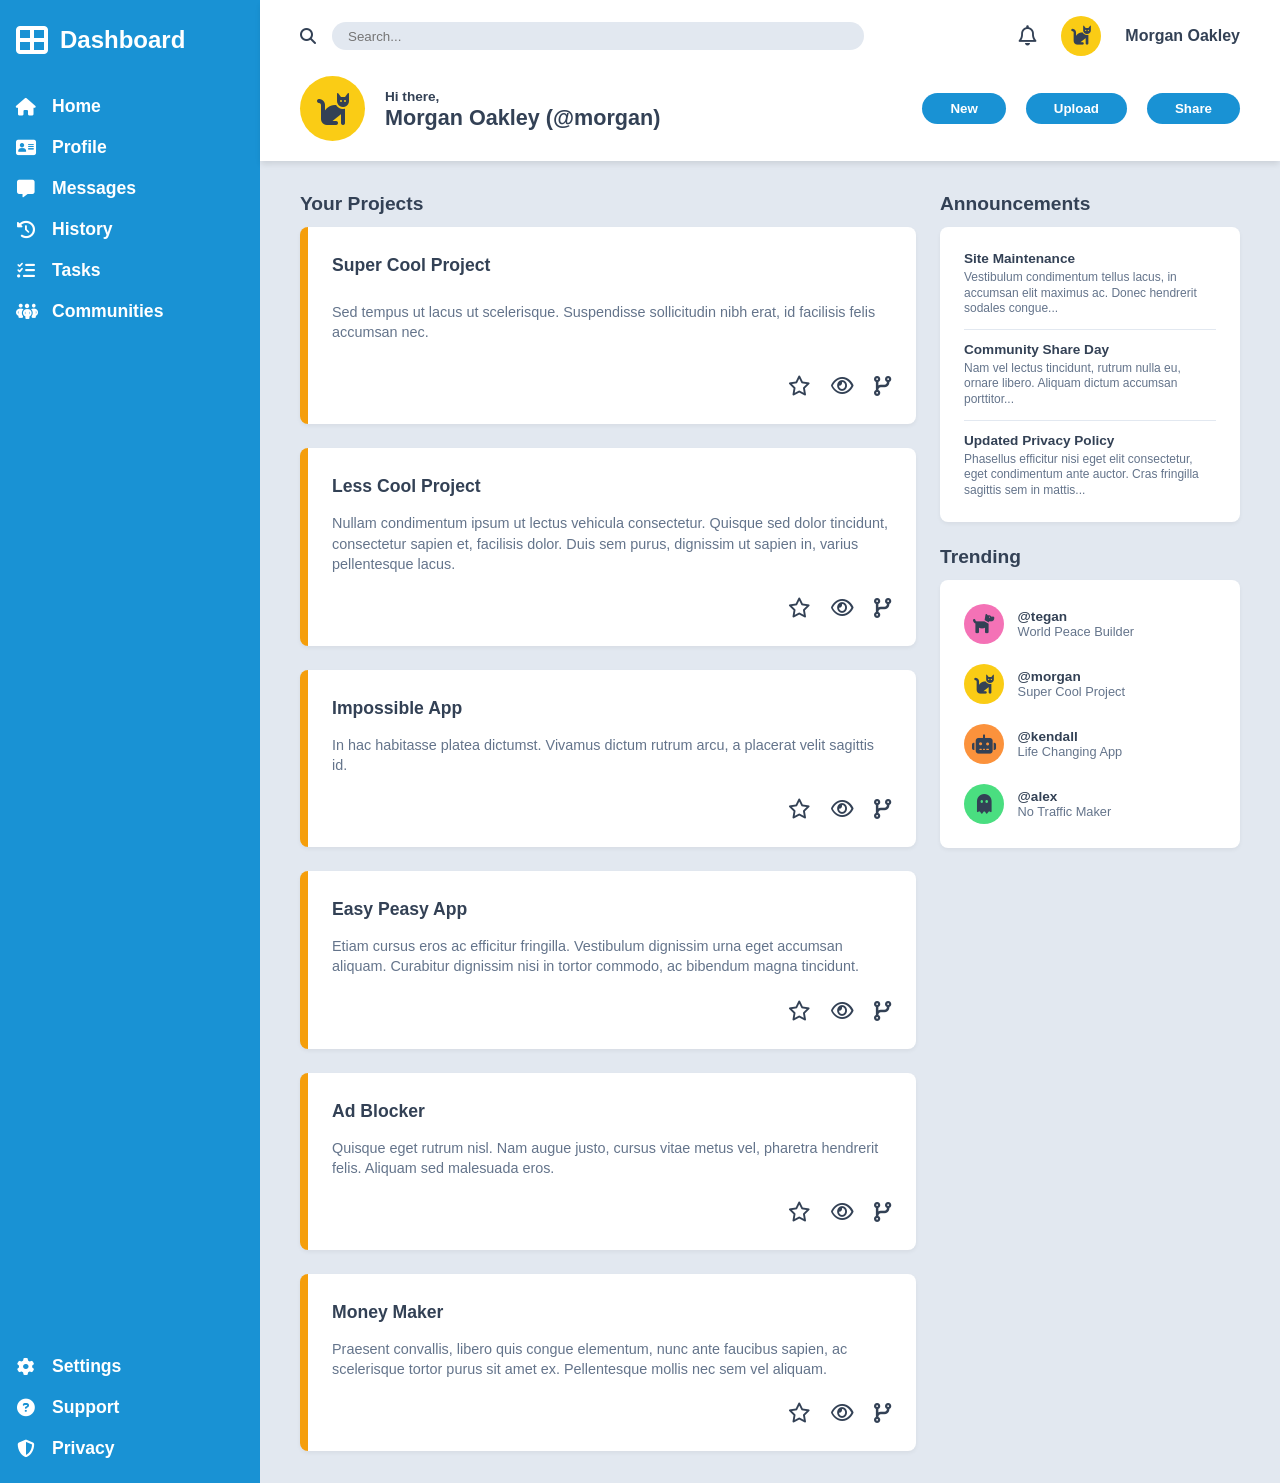
<file: AdavancedHTml&css/dashbord/index.html>
<!DOCTYPE html>
<html lang="en">
<head>
  <meta charset="UTF-8">
  <meta name="viewport" content="width=device-width, initial-scale=1.0">
  <title>Dashboard</title>
  <link rel="stylesheet" href="dashbord.css">
  <link rel="stylesheet" href="https://cdnjs.cloudflare.com/ajax/libs/font-awesome/6.4.0/css/all.min.css">
</head>
<body>
  <div class="container">
    <!-- Sidebar -->
    <aside class="sidebar">
      <div class="logo">
        <i class="fa-solid fa-table-cells-large"></i>
        <span>Dashboard</span>
      </div>
      <nav class="nav-links">
        <ul>
          <li><a href="#"><i class="fa-solid fa-house"></i> Home</a></li>
          <li><a href="#"><i class="fa-solid fa-address-card"></i> Profile</a></li>
          <li><a href="#"><i class="fa-solid fa-message"></i> Messages</a></li>
          <li><a href="#"><i class="fa-solid fa-clock-rotate-left"></i> History</a></li>
          <li><a href="#"><i class="fa-solid fa-list-check"></i> Tasks</a></li>
          <li><a href="#"><i class="fa-solid fa-people-group"></i> Communities</a></li>
        </ul>
        <ul class="nav-bottom">
          <li><a href="#"><i class="fa-solid fa-gear"></i> Settings</a></li>
          <li><a href="#"><i class="fa-solid fa-circle-question"></i> Support</a></li>
          <li><a href="#"><i class="fa-solid fa-shield-halved"></i> Privacy</a></li>
        </ul>
      </nav>
    </aside>

    <!-- Main Content -->
    <main class="main-content">
      <!-- Header -->
      <header class="header">
        <div class="header-top">
          <div class="search-bar">
            <i class="fa-solid fa-magnifying-glass"></i>
            <input type="text" placeholder="Search...">
          </div>
          <div class="user-profile">
            <i class="fa-regular fa-bell notification-icon"></i>
            <div class="avatar sm"><i class="fa-solid fa-cat"></i></div>
            <span class="user-name">Morgan Oakley</span>
          </div>
        </div>
        <div class="header-bottom">
          <div class="greeting">
            <div class="avatar lg"><i class="fa-solid fa-cat"></i></div>
            <div class="greeting-text">
              <span class="small-text">Hi there,</span>
              <h2>Morgan Oakley (@morgan)</h2>
            </div>
          </div>
          <div class="action-buttons">
            <button class="btn">New</button>
            <button class="btn">Upload</button>
            <button class="btn">Share</button>
          </div>
        </div>
      </header>

      <!-- Dashboard Content Grid -->
      <div class="dashboard-grid">
        <!-- Projects Section -->
        <section class="projects-section">
          <h3>Your Projects</h3>
          <div class="cards-grid">
            <div class="card">
              <h4>Super Cool Project</h4>
              <p>Sed tempus ut lacus ut scelerisque. Suspendisse sollicitudin nibh erat, id facilisis felis accumsan nec.</p>
              <div class="card-icons">
                <i class="fa-regular fa-star"></i>
                <i class="fa-regular fa-eye"></i>
                <i class="fa-solid fa-code-branch"></i>
              </div>
            </div>
            <div class="card">
              <h4>Less Cool Project</h4>
              <p>Nullam condimentum ipsum ut lectus vehicula consectetur. Quisque sed dolor tincidunt, consectetur sapien et, facilisis dolor. Duis sem purus, dignissim ut sapien in, varius pellentesque lacus.</p>
              <div class="card-icons">
                <i class="fa-regular fa-star"></i>
                <i class="fa-regular fa-eye"></i>
                <i class="fa-solid fa-code-branch"></i>
              </div>
            </div>
            <div class="card">
              <h4>Impossible App</h4>
              <p>In hac habitasse platea dictumst. Vivamus dictum rutrum arcu, a placerat velit sagittis id.</p>
              <div class="card-icons">
                <i class="fa-regular fa-star"></i>
                <i class="fa-regular fa-eye"></i>
                <i class="fa-solid fa-code-branch"></i>
              </div>
            </div>
            <div class="card">
              <h4>Easy Peasy App</h4>
              <p>Etiam cursus eros ac efficitur fringilla. Vestibulum dignissim urna eget accumsan aliquam. Curabitur dignissim nisi in tortor commodo, ac bibendum magna tincidunt.</p>
              <div class="card-icons">
                <i class="fa-regular fa-star"></i>
                <i class="fa-regular fa-eye"></i>
                <i class="fa-solid fa-code-branch"></i>
              </div>
            </div>
            <div class="card">
              <h4>Ad Blocker</h4>
              <p>Quisque eget rutrum nisl. Nam augue justo, cursus vitae metus vel, pharetra hendrerit felis. Aliquam sed malesuada eros.</p>
              <div class="card-icons">
                <i class="fa-regular fa-star"></i>
                <i class="fa-regular fa-eye"></i>
                <i class="fa-solid fa-code-branch"></i>
              </div>
            </div>
            <div class="card">
              <h4>Money Maker</h4>
              <p>Praesent convallis, libero quis congue elementum, nunc ante faucibus sapien, ac scelerisque tortor purus sit amet ex. Pellentesque mollis nec sem vel aliquam.</p>
              <div class="card-icons">
                <i class="fa-regular fa-star"></i>
                <i class="fa-regular fa-eye"></i>
                <i class="fa-solid fa-code-branch"></i>
              </div>
            </div>
          </div>
        </section>

        <!-- Sidebar Info Sections -->
        <aside class="right-sidebar">
          <!-- Announcements -->
          <div class="announcements-section">
            <h3>Announcements</h3>
            <div class="side-card">
              <div class="item">
                <h5>Site Maintenance</h5>
                <p>Vestibulum condimentum tellus lacus, in accumsan elit maximus ac. Donec hendrerit sodales congue...</p>
              </div>
              <div class="item">
                <h5>Community Share Day</h5>
                <p>Nam vel lectus tincidunt, rutrum nulla eu, ornare libero. Aliquam dictum accumsan porttitor...</p>
              </div>
              <div class="item">
                <h5>Updated Privacy Policy</h5>
                <p>Phasellus efficitur nisi eget elit consectetur, eget condimentum ante auctor. Cras fringilla sagittis sem in mattis...</p>
              </div>
            </div>
          </div>

          <!-- Trending -->
          <div class="trending-section">
            <h3>Trending</h3>
            <div class="side-card trending-card">
              <div class="user-item">
                <div class="avatar sm avatar-pink"><i class="fa-solid fa-dog"></i></div>
                <div>
                  <h6>@tegan</h6>
                  <p>World Peace Builder</p>
                </div>
              </div>
              <div class="user-item">
                <div class="avatar sm"><i class="fa-solid fa-cat"></i></div>
                <div>
                  <h6>@morgan</h6>
                  <p>Super Cool Project</p>
                </div>
              </div>
              <div class="user-item">
                <div class="avatar sm avatar-orange"><i class="fa-solid fa-robot"></i></div>
                <div>
                  <h6>@kendall</h6>
                  <p>Life Changing App</p>
                </div>
              </div>
              <div class="user-item">
                <div class="avatar sm avatar-green"><i class="fa-solid fa-ghost"></i></div>
                <div>
                  <h6>@alex</h6>
                  <p>No Traffic Maker</p>
                </div>
              </div>
            </div>
          </div>
        </aside>
      </div>
    </main>
  </div>
</body>
</html>
</file>
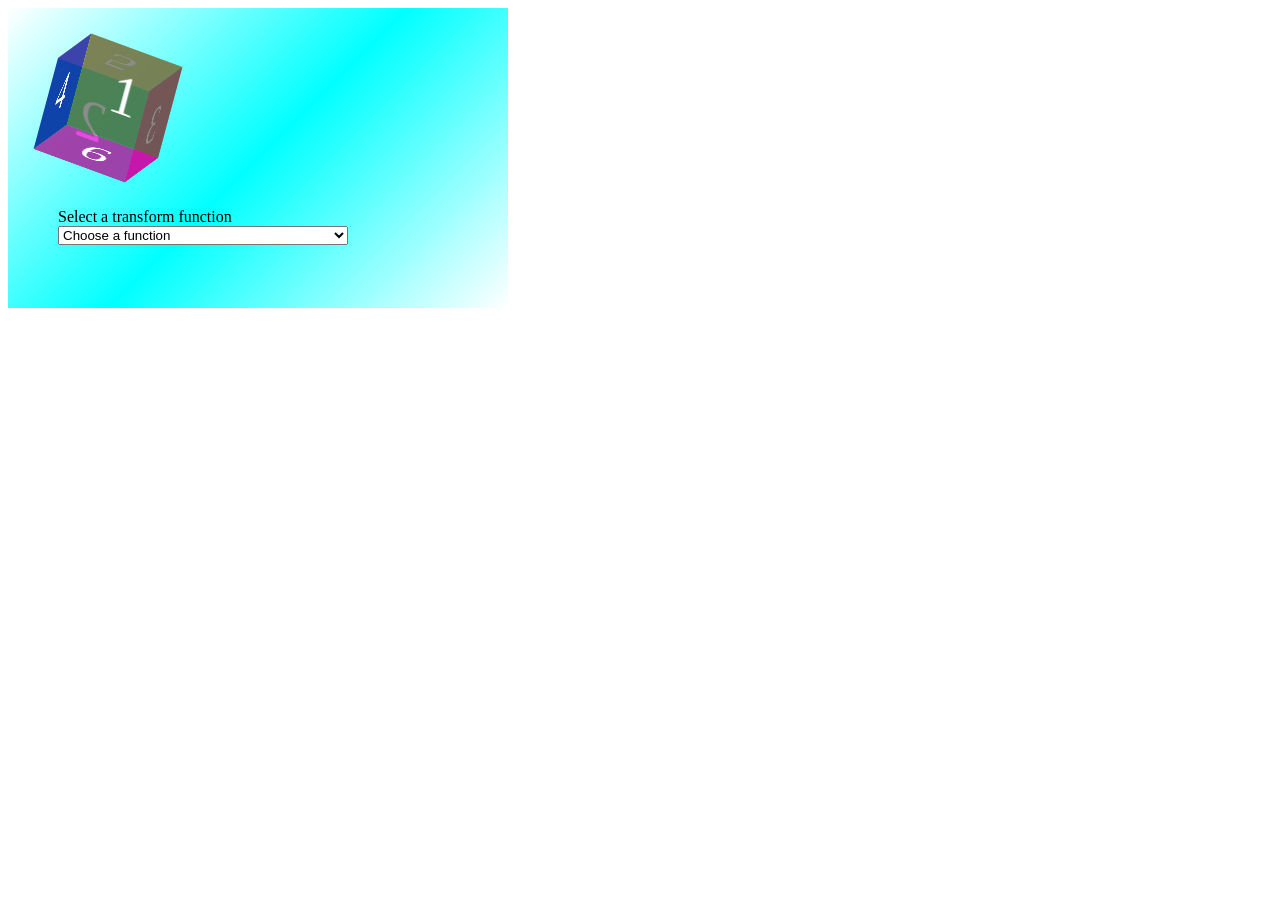
<file: AdavancedHTml&css/diesgame.html>
<!DOCTYPE html>
<html lang="en">
<head>
    <meta charset="UTF-8">
    <meta name="viewport" content="width=device-width, initial-scale=1.0">
    <link rel="stylesheet" href="dies.css">
    <link rel="stylesheet" href="die.js">
    <title>Document</title>
</head>
<body>
    <main>
  <section id="example-element">
    <div class="face front">1</div>
    <div class="face back">2</div>
    <div class="face right">3</div>
    <div class="face left">4</div>
    <div class="face top">5</div>
    <div class="face bottom">6</div>
  </section>

  <div class="select-form">
    <label for="transfunction">Select a transform function</label>
    <select id="transfunction">
      <option selected>Choose a function</option>
      <option>rotate(360deg)</option>
      <option>rotateX(360deg)</option>
      <option>rotateY(360deg)</option>
      <option>rotateZ(360deg)</option>
      <option>rotate3d(1, 1, 1, 90deg)</option>
      <option>scale(1.5)</option>
    <option>matrix3d(1,0,0,0,0,1,3,0,0,0,1,0,50,100,0,1.1)</option>
    </select>
  </div>
</main>

</body>
</html>
</file>
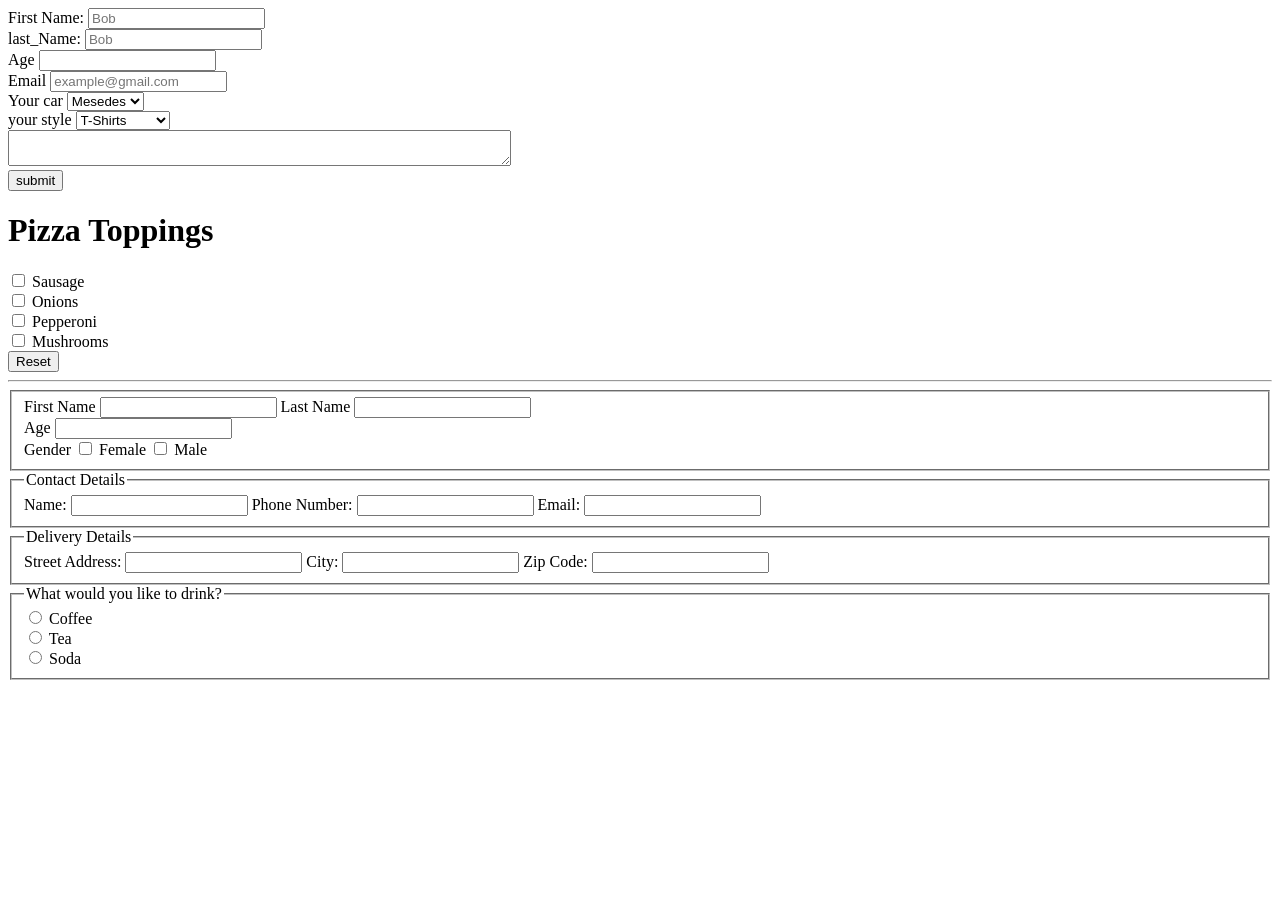
<file: AdavancedHTml&css/Regstrationform.html>
<!DOCTYPE html>
<html lang="en">
<head>
    <meta charset="UTF-8">
    <meta name="viewport" content="width=device-width, initial-scale=1.0">
    <title>Registration form</title>
</head>
<body>
    <from action="example.com/path" method="post">
        <div>
        <label for="first_name">First Name:</label>
        <input type="text" id="first_name" placeholder="Bob" name="fist_name">
    </div>
    <div>
        <label for="last_name">last_Name:</label>
        <input type="text" id="first_name" placeholder="Bob" name="fist_name">
    </div>
    <div>
        <label for="age" >Age</label>
            <input type="number" id="age">
    </div>
    <div>
        <label for="Email">Email</label>
       <input type="text" id="Email" placeholder="example@gmail.com">
    </div>
    <div>
        <label for="type of car">Your car</label>
    <Select name="car">
        <option value="metcedes">Mesedes</option>
        <option value="tesla">Tesla</option>
        <option value="Volvo">Volvo</option>
        <option value="BMW">BMW</option>
        <option value="mini">Mini</option>
        <option value="ford">Ford</option>
    </Select>
    </div>
    <div>
        <label for="fasion">your style</label>
    <select name="fashion">
  <optgroup label="Clothing">
    <option value="t_shirt">T-Shirts</option>
    <option value="sweater">Sweaters</option>
    <option value="coats">Coats</option>
  </optgroup>
  <optgroup label="Foot Wear">
    <option value="sneakers">Sneakers</option>
    <option value="boots">Boots</option>
    <option value="sandals">Sandals</option>
  </optgroup>
</select>
</div>
<div>
    <textarea row="20" cols="60"></textarea>
</div>
    <button type="submit">submit</button>
    </from>
    <h1>Pizza Toppings</h1>

<div>
  <input type="checkbox" id="sausage" name="topping" value="sausage">
  <label for="sausage">Sausage</label>
</div>

<div>
  <input type="checkbox" id="onions" name="topping" value="onions">
  <label for="onions">Onions</label>
</div>

<div>
  <input type="checkbox" id="pepperoni" name="topping" value="pepperoni">
  <label for="pepperoni">Pepperoni</label>
</div>

<div>
  <input type="checkbox" id="mushrooms" name="topping" value="mushrooms">
  <label for="mushrooms">Mushrooms</label>
</div>
<div>
    <button type="reset">Reset</button>
</div>
<hr>
<div>
    <fieldset>
  <label for="first_name">First Name</label>
  <input type="text" id="first_name" name="first_name">

  <label for="last_name">Last Name</label>
  <input type="text" id="last_name" name="last_name">
  <div>
    <label for="Age">Age</label>
    <input type="number">
    <div>
    <label for="Gender">Gender
     <input type="checkbox" name="gender">
    <label for="gender">Female
    <input type="checkbox" name="gender"> 
    <label for="gender">Male</label></label>
</label>
  </div>
</fieldset>
</div>
<div>
    <fieldset>
  <legend>Contact Details</legend>

  <label for="name">Name:</label>
  <input type="text" id="name" name="name">

  <label for="phone_number">Phone Number:</label>
  <input type="tel" id="phone_number" name="phone_number">

  <label for="email">Email:</label>
  <input type="email" id="email" name="email">
</fieldset>

<fieldset>
  <legend>Delivery Details</legend>

  <label for="street_address">Street Address:</label>
  <input type="text" id="street_address" name="street_address">

  <label for="city">City:</label>
  <input type="text" id="city" name="city">

  <label for="zip_code">Zip Code:</label>
  <input type="text" id="zip_code" name="zip_code">
</fieldset>
</div>
<div>
    <fieldset>
  <legend>What would you like to drink?</legend>

  <div>
    <input type="radio" name="drink" id="coffee" value="coffee">
    <label for="coffee">Coffee</label>
  </div>

  <div>
    <input type="radio" name="drink" id="tea" value="tea">
    <label for="tea">Tea</label>
  </div>

  <div>
    <input type="radio" name="drink" id="soda" value="soda">
    <label for="soda">Soda</label>
  </div>
</fieldset>

</div>
</body>
</html>
</file>
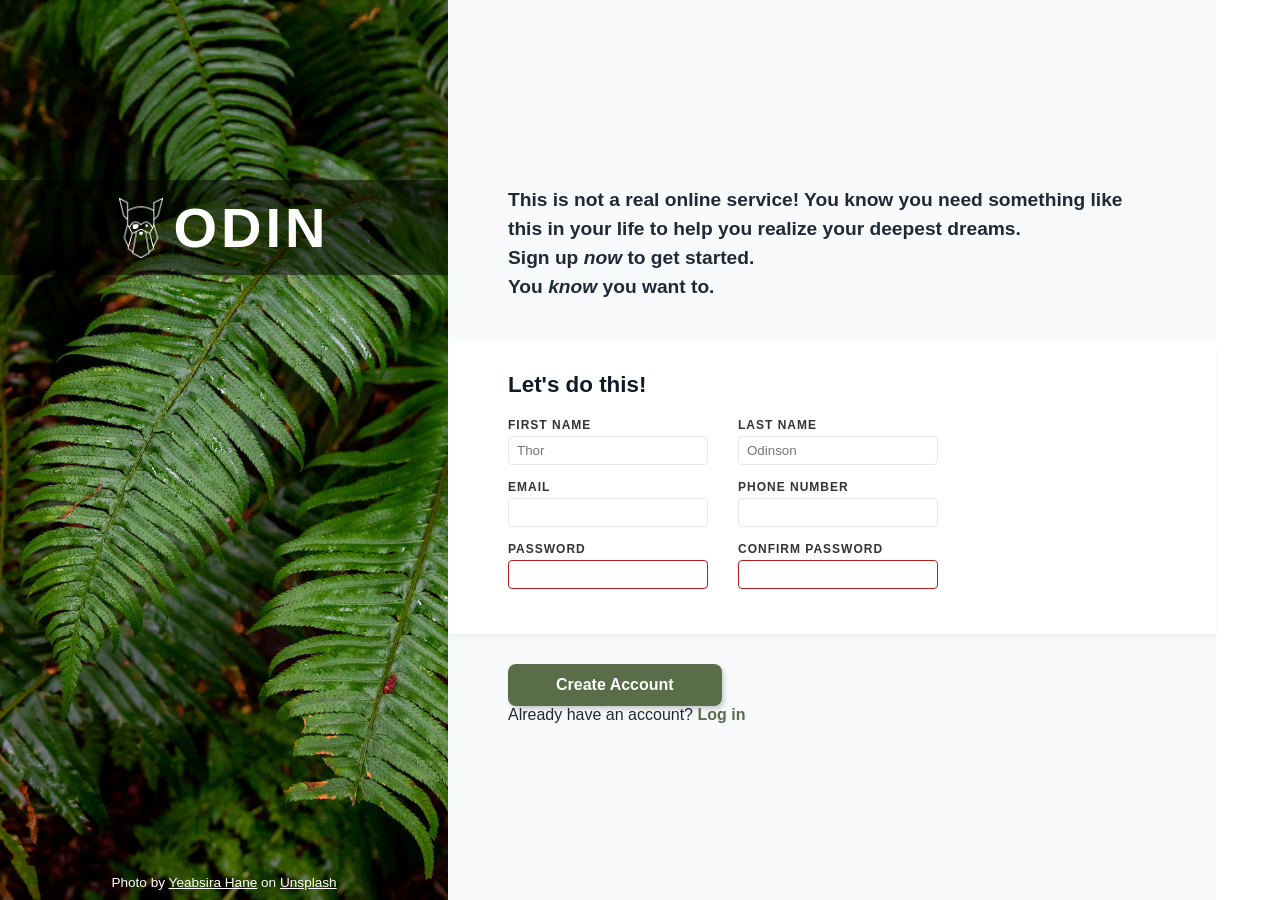
<file: AdavancedHTml&css/sign-upForm/signup.html>
<!DOCTYPE html>
<html>
  <head>
    <title>Hello, World!</title>
    <link rel="stylesheet" href="style.css" />
  </head>
  <body>
     <div class="container">
  <!-- Left Sidebar -->
  <div class="sidebar">
    <div class="logo-container">
      <img src="odin-logo.png" alt="Odin Logo" class="logo-img">
      <span class="logo-text">ODIN</span>
    </div>
    <div class="credit">Photo by <a href="halie-west-25xggax4bSA-unsplash.jpg">Yeabsira Hane</a> on <a href="#">Unsplash</a></div>
  </div>

  <!-- Right Content Area -->
  <div class="main-content">
    <div class="intro-text">
      <p>This is not a real online service! You know you need something like this in your life to help you realize your deepest dreams.</p>
      <p>Sign up <em>now</em> to get started.</p>
      <p>You <em>know</em> you want to.</p>
    </div>

    <!-- Form Container -->
    <div class="form-container">
      <h2>Let's do this!</h2>
      <form>
        <div class="form-row">
          <div class="input-group">
  <label for="first_name">FIRST NAME</label>
  <input type="text" id="first_name" placeholder="Thor">
</div>
<div class="input-group">
  <label for="last_name">LAST NAME</label>
  <input type="text" id="last_name" placeholder="Odinson">
</div>
        </div>

        <div class="form-row">
          <div class="input-group">
            <label for="email">EMAIL</label>
            <input type="email" id="email">
          </div>
          <div class="input-group">
            <label for="phone">PHONE NUMBER</label>
            <input type="tel" id="phone">
          </div>
        </div>

        <div class="form-row">
          <div class="input-group">
            <label for="password">PASSWORD</label>
            <input type="password" id="password" class="error">
          </div>
          <div class="input-group">
            <label for="confirm_password">CONFIRM PASSWORD</label>
            <input type="password" id="confirm_password" class="error">
          </div>
        </div>
      </form>
    </div>

    <div class="action-container">
      <button type="submit">Create Account</button>
      <p>Already have an account? <a href="#">Log in</a></p>
    </div>
  </div>
</div>
  </body>
</html>
</file>
<file: AdavancedHTml&css/dashbord/dashbord.css>
* {
  margin: 0;
  padding: 0;
  box-sizing: border-box;
  font-family: 'Segoe UI', Tahoma, Geneva, Verdana, sans-serif;
}

body {
  background-color: #e2e8f0;
  color: #334155;
}

.container {
  display: grid;
  grid-template-columns: 260px 1fr;
  min-height: 100vh;
}

/* Sidebar */
.sidebar {
  background-color: #1992d4;
  color: #ffffff;
  padding: 1.5rem 1rem;
  display: flex;
  flex-direction: column;
  gap: 2.5rem;
}

.logo {
  display: flex;
  align-items: center;
  gap: 0.75rem;
  font-size: 1.5rem;
  font-weight: 700;
}

.logo i {
  font-size: 2rem;
}

.nav-links {
  display: flex;
  flex-direction: column;
  justify-content: space-between;
  height: 100%;
}

.nav-links ul {
  list-style: none;
  display: flex;
  flex-direction: column;
  gap: 1.25rem;
}

.nav-links a {
  color: #ffffff;
  text-decoration: none;
  font-size: 1.1rem;
  font-weight: 600;
  display: flex;
  align-items: center;
  gap: 1rem;
}

.nav-links a i {
  width: 20px;
  text-align: center;
}

/* Header */
.header {
  background-color: #ffffff;
  padding: 1rem 2.5rem 1.25rem;
  box-shadow: 0 4px 6px -1px rgba(0, 0, 0, 0.1);
  display: flex;
  flex-direction: column;
  gap: 1.25rem;
}

.header-top, .header-bottom {
  display: flex;
  justify-content: space-between;
  align-items: center;
}

.search-bar {
  display: flex;
  align-items: center;
  gap: 1rem;
  width: 60%;
}

.search-bar input {
  width: 100%;
  background-color: #e2e8f0;
  border: none;
  border-radius: 20px;
  padding: 0.4rem 1rem;
  outline: none;
}

.user-profile {
  display: flex;
  align-items: center;
  gap: 1.5rem;
  font-weight: 700;
}

.notification-icon {
  font-size: 1.25rem;
  cursor: pointer;
}

.avatar {
  border-radius: 50%;
  background-color: #facc15;
  display: flex;
  align-items: center;
  justify-content: center;
}

.avatar.sm {
  width: 40px;
  height: 40px;
  font-size: 1.2rem;
}

.avatar.lg {
  width: 65px;
  height: 65px;
  font-size: 2rem;
}

.avatar-pink { background-color: #f472b6; }
.avatar-orange { background-color: #fb923c; }
.avatar-green { background-color: #4ade80; }

.greeting {
  display: flex;
  align-items: center;
  gap: 1.25rem;
}

.greeting-text .small-text {
  font-size: 0.85rem;
  font-weight: 700;
}

.greeting-text h2 {
  font-size: 1.35rem;
}

.action-buttons {
  display: flex;
  gap: 1.25rem;
}

.btn {
  background-color: #1992d4;
  color: white;
  border: none;
  padding: 0.5rem 1.75rem;
  border-radius: 20px;
  font-weight: 700;
  cursor: pointer;
}

/* Dashboard Grid */
.dashboard-grid {
  padding: 2rem 2.5rem;
  display: grid;
  grid-template-columns: 1fr  300px;
  gap: 1.5rem;
}

h3 {
  font-size: 1.2rem;
  margin-bottom: 0.75rem;
}

/* Projects Cards */
.cards-grid {
  display: grid;
  grid-template-columns: repeat(auto-fit, minmax(300px, 1fr));
  grid-template-rows: repeat(2, 1fr);
  gap: 1.5rem;
}

.card {
  background-color: #ffffff;
  padding: 1.75rem 1.5rem;
  border-radius: 8px;
  border-left: 8px solid #f59e0b;
  box-shadow: 0 2px 4px rgba(0, 0, 0, 0.05);
  display: flex;
  flex-direction: column;
  justify-content: space-between;
  gap: 1rem;
}

.card h4 {
  font-size: 1.1rem;
}

.card p {
  color: #64748b;
  font-size: 0.9rem;
  line-height: 1.4;
}

.card-icons {
  display: flex;
  
  justify-content: flex-end;
  gap: 1.25rem;
  font-size: 1.25rem;
  color: #334155;
  margin-top: 0.5rem;
}

/* Right Sidebar Sections */
.right-sidebar {
  display: flex;
  flex-direction: column;
  gap: 1.5rem;
}

.side-card {
  background-color: #ffffff;
  border-radius: 8px;
  padding: 1.5rem;
  box-shadow: 0 2px 4px rgba(0, 0, 0, 0.05);
}

.announcements-section .item {
  padding-bottom: 0.75rem;
  margin-bottom: 0.75rem;
  border-bottom: 1px solid #e2e8f0;
}

.announcements-section .item:last-child {
  border-bottom: none;
  padding-bottom: 0;
  margin-bottom: 0;
}

.announcements-section h5 {
  font-size: 0.85rem;
  margin-bottom: 0.25rem;
}

.announcements-section p {
  font-size: 0.75rem;
  color: #64748b;
  line-height: 1.3;
}

.trending-card {
  display: flex;
  flex-direction: column;
  gap: 1.25rem;
}

.user-item {
  display: flex;
  align-items: center;
  gap: 0.85rem;
}

.user-item h6 {
  font-size: 0.85rem;
}

.user-item p {
  font-size: 0.8rem;
  color: #64748b;
}
</file>
<file: AdavancedHTml&css/dies.css>
main {
  width: 400px;
  height: 200px;
  padding: 50px;
  background-image: linear-gradient(135deg, white, cyan, white);
}

#example-element {
  width: 100px;
  height: 100px;
  transform-style: preserve-3d;
  transition: transform 1.5s;
  transform: rotate3d(1, 1, 1, 30deg);
}

.face {
  display: flex;
  align-items: center;
  justify-content: center;
  width: 100%;
  height: 100%;
  position: absolute;
  backface-visibility: inherit;
  font-size: 60px;
  color: white;
}

.front {
  background: rgb(90 90 90 / 70%);
  transform: translateZ(50px);
}

.back {
  background: rgb(0 210 0 / 70%);
  transform: rotateY(180deg) translateZ(50px);
}

.right {
  background: rgb(210 0 0 / 70%);
  transform: rotateY(90deg) translateZ(50px);
}

.left {
  background: rgb(0 0 210 / 70%);
  transform: rotateY(-90deg) translateZ(50px);
}

.top {
  background: rgb(210 210 0 / 70%);
  transform: rotateX(90deg) translateZ(50px);
}

.bottom {
  background: rgb(210 0 210 / 70%);
  transform: rotateX(-90deg) translateZ(50px);
}

.select-form {
  margin-top: 50px;
}
</file>
<file: AdavancedHTml&css/sign-upForm/style.css>
*{
  box-sizing: border-box;
  margin:0;
  padding:0;
}
body {
  color:#1f2937;
  font-family: sans-serif;
}

.container {
  display: flex;
  min-height: 100vh;
}

.sidebar {
  width: 35%;
  background-image: url('halie-west-25xggax4bSA-unsplash.jpg');
  background-size: cover;
  background-position: center;
  position: relative;
  display: flex;
  flex-direction: column;
  justify-content: space-between;
}
.logo-container {
  background-color: rgba(0, 0, 0, 0.5);
  display: flex;
  align-items: center;
  justify-content: center;
  margin-top: 180px;
  padding: 15px 0;
width: 100%;
}
.logo-img {
  height: 60px; /* Resize the logo element */
  width: auto;
}

.logo-text {
  font-family: sans-serif;
  color: white;
  font-size: 3.5rem;
  font-weight: 800;
  letter-spacing: 4px;
  margin-left: 10px;
}
.main-content {
  width: 60%;
  background-color: #f9fafb;
  display: flex;
  flex-direction: column;
  justify-content: center;
}
.intro-text{
  padding: 40px 60px;
  font-size: 1.2rem;
  font-weight: 600;
  max-width: 750px;
  line-height:1.5;
  color:#1f2937;
}

.intro-text p {
  margin-bottom: 0;
}
.intro-text p:last-child {
  margin-bottom: 0;
}
.credit {
  color: white;
  text-align: center;
  font-size: 0.85rem;
  margin-bottom: 10px;
}
.credit a {
  color:white;
}
/*form vontainer*/

.form-container {
  background-color: white;
  padding: 30px 60px;
  box-shadow: 0 4px 6px -1px rgba(0, 0, 0, 0.05);
}
.form-container h2 {
  margin-bottom: 20px;
  font-size:1.4rem;
  color:#111827;
}
.form-row {
  display: flex;
  gap: 30px;
  margin-bottom: 15px;
}

.input-group {
  display: flex;
  flex-direction: column;
}

.input-group label {
  font-size: 0.75rem;
  letter-spacing: 1px;
  font-weight: bold;
  color: #333;
  margin-bottom: 4px;
}

.input-group input {
  width: 200px;
  padding: 6px 8px;
  border: 1px solid #e5e7eb;
  border-radius: 4px;
  font-size:0.95;
  outline:none;
}
.input-group input:focus{
  border-color:#2563eb;
  box-shadow: 0  0 0 1px #2563eb;
}

/* Password error state (red border from reference image) */
.input-group input.error {
  border-color: #b91c1c;
}
.action-container {
  padding: 30px 60px;
}

button {
  background-color: #596d48;
  color: white;
  padding: 12px 48px;
  border: none;
  border-radius: 8px;
  font-weight: bold;
  font-size: 1rem;
  cursor: pointer;
  box-shadow: 2px 3px 5px rgba(0,0,0,0.2);
}
button:hover{
background-color:#596d48;
}
.action-container p a {
  color: #596d48;
  font-weight: bold;
  text-decoration: none;
}
.action-container p a:hover{
  text-decoration: underline;
}
</file>
